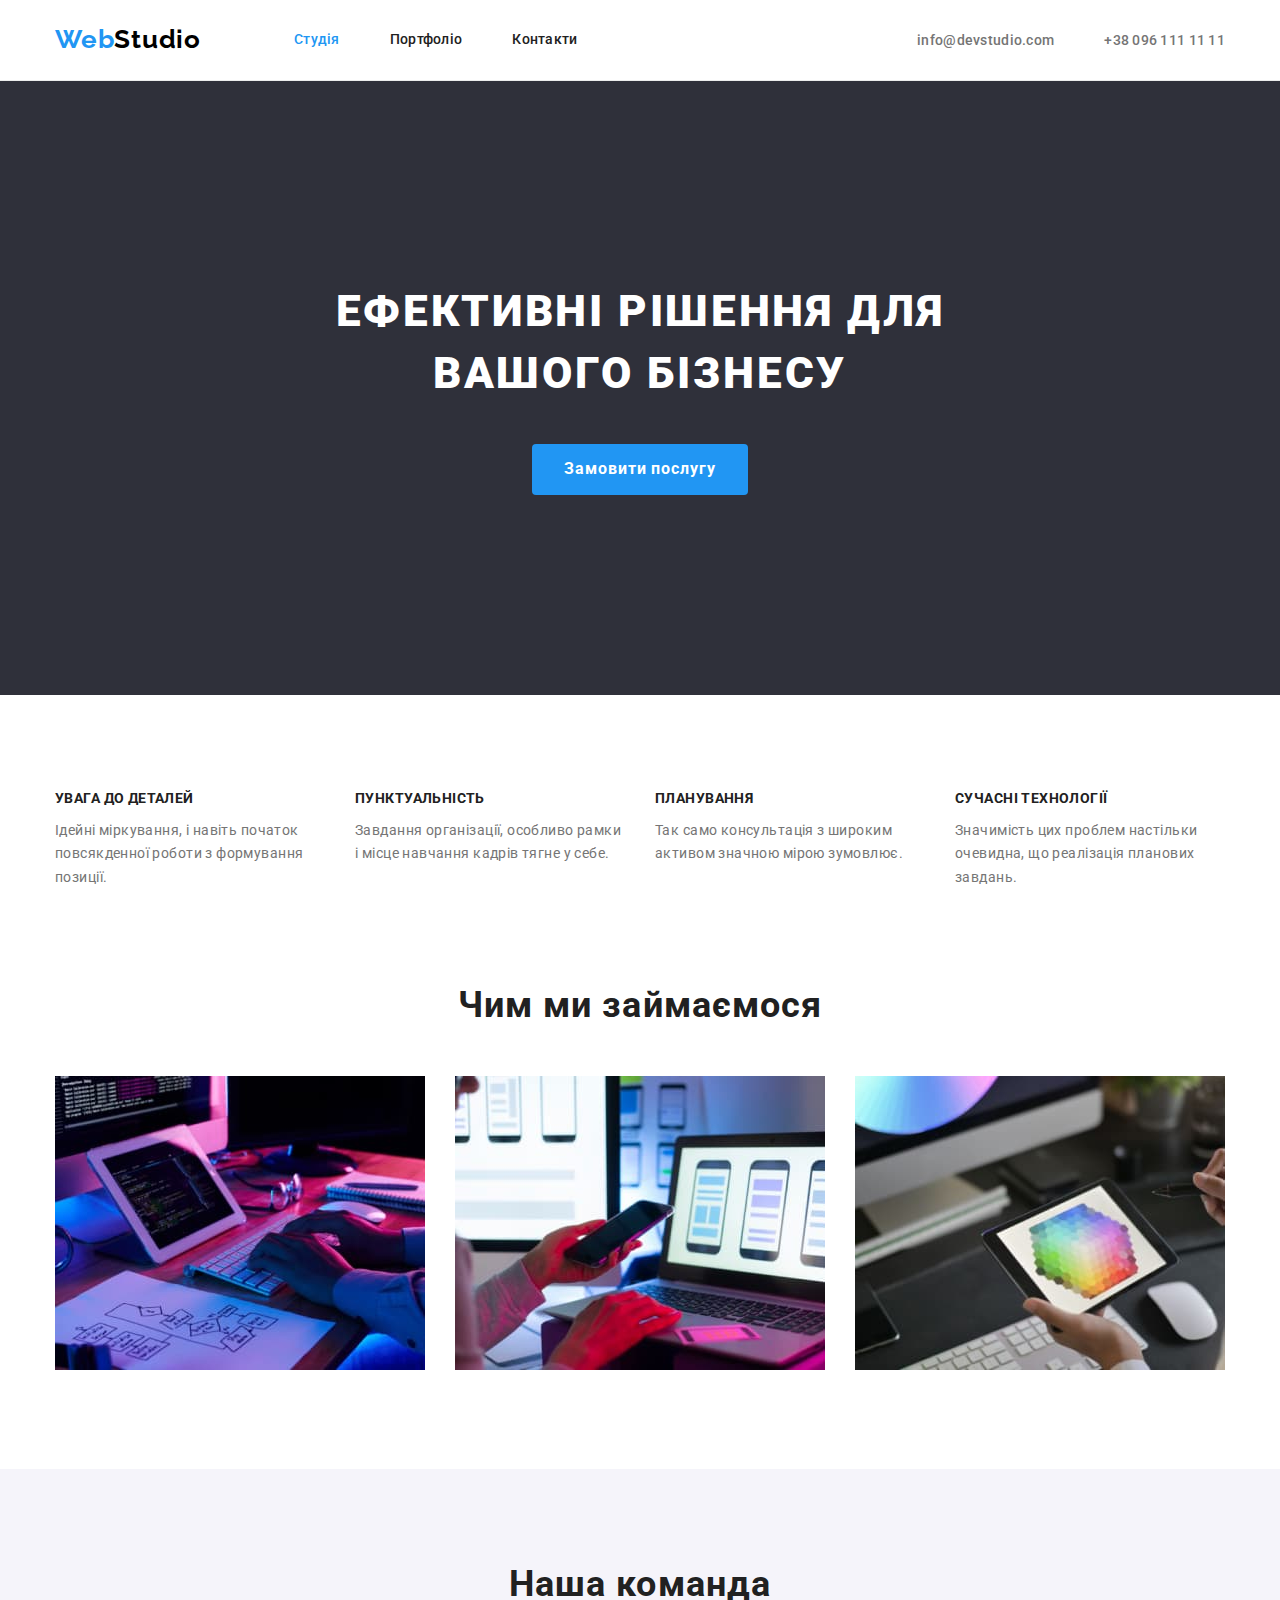
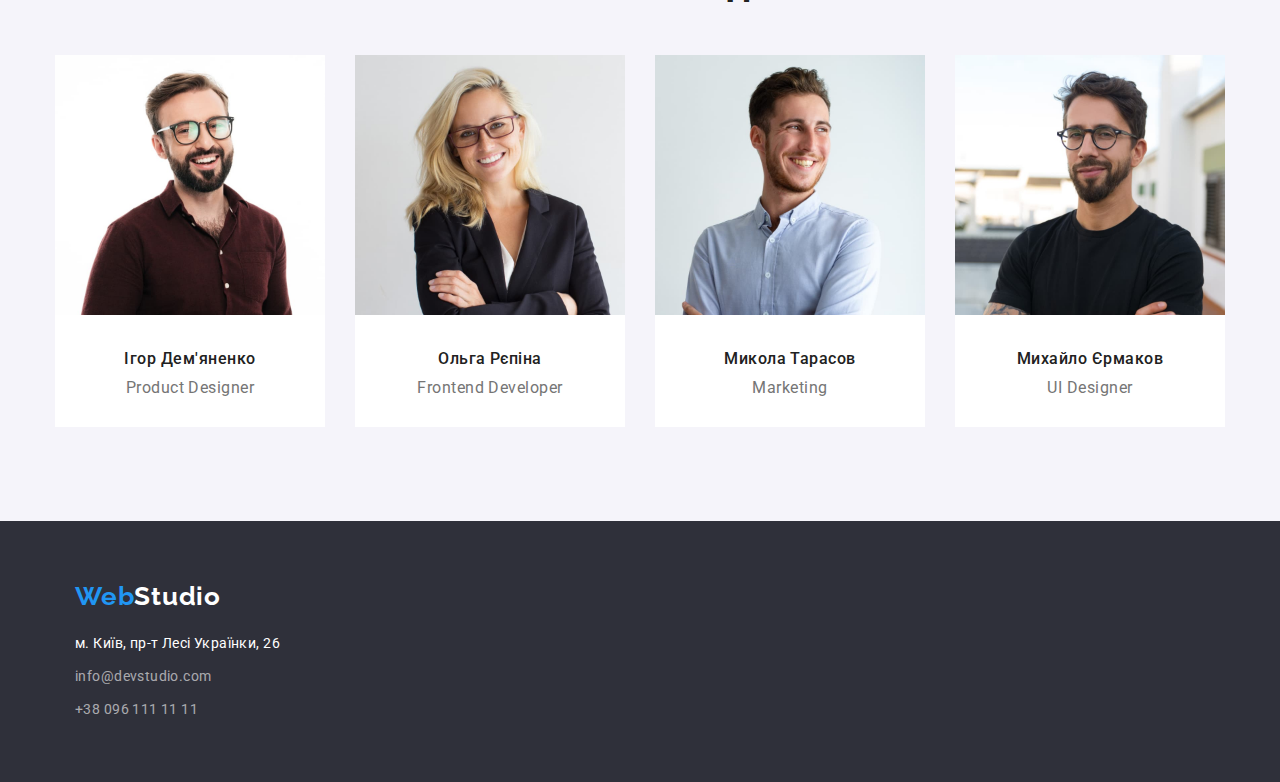
<file: index.html>
<!DOCTYPE html>
<html lang="uk">
  <head>
    <meta charset="UTF-8" />
    <meta http-equiv="X-UA-Compatible" content="IE=edge" />
    <meta name="viewport" content="width=device-width, initial-scale=1.0" />
    <title>Web Studio</title>
    <link rel="preconnect" href="https://fonts.googleapis.com" />
    <link rel="preconnect" href="https://fonts.gstatic.com" crossorigin />
    <link
      href="https://fonts.googleapis.com/css2?family=Raleway:wght@700&family=Roboto:wght@400;500;700;900&display=swap"
      rel="stylesheet"
    />
    <link
      href="https://cdnjs.cloudflare.com/ajax/libs/modern-normalize/1.1.0/modern-normalize.min.css"
      rel="stylesheet"
    />

    <link rel="stylesheet" href="./css/styles.css" />
  </head>
  <body>
    <!-- Шапка сайту -->
    <header class="page-header portfolio">
      <div class="container header">
        <nav class="nav-container">
          <!-- Посилання за текстом на головну сторінку -->

          <a href="./index.html" class="logo"
            >Web<span class="accent">Studio</span></a
          >

          <!-- Навігація сайтом -->

          <ul class="site-nav list">
            <li class="item">
              <a href="./index.html" class="link current">Студія</a>
            </li>
            <li class="item">
              <a href="./portfolio.html" class="link">Портфоліо</a>
            </li>
            <li class="item"><a href="" class="link">Контакти</a></li>
          </ul>
        </nav>
        <!-- Посилання на контакти -->

        <ul class="auth-nav list">
          <li class="item">
            <a href="mailto:info@devstudio.com" class="link"
              >info@devstudio.com</a
            >
          </li>

          <li class="item">
            <a href="tel:+380961111111" class="link">+38 096 111 11 11</a>
          </li>
        </ul>
      </div>
    </header>
    <main>
      <!-- Банер, фонове зображення, тимчасово стоїть картинкою -->
      <section class="hero">
        <!-- <img src="./images/bg.jpg" alt="банер" width="1600" height="600"> -->
        <h1 class="hero-title">Ефективні рішення для вашого бізнесу</h1>
        <button type="button" class="button-primary">Замовити послугу</button>
      </section>
      <!-- Особливості -->
      <section class="section">
        <div class="container">
          <!-- <div class="feature-container"> -->
          <h2 class="section-title visually-hidden">Особливості</h2>
          <ul class="feature-list list">
            <li class="item-feature">
              <h3 class="title">увага до деталей</h3>
              <p class="text">
                Ідейні міркування, і навіть початок повсякденної роботи з
                формування позиції.
              </p>
            </li>
            <li class="item-feature">
              <h3 class="title">пунктуальність</h3>
              <p class="text">
                Завдання організації, особливо рамки і місце навчання кадрів
                тягне у себе.
              </p>
            </li>
            <li class="item-feature">
              <h3 class="title">планування</h3>
              <p class="text">
                Так само консультація з широким активом значною мірою зумовлює.
              </p>
            </li>
            <li class="item-feature">
              <h3 class="title">сучасні технології</h3>
              <p class="text">
                Значимість цих проблем настільки очевидна, що реалізація
                планових завдань.
              </p>
            </li>
          </ul>
        </div>
      </section>
      <!-- Чим ми займаємося -->
      <section class="section non-padding">
        <div class="container">
          <!-- <div class="work-container"> -->
          <h2 class="section-title">Чим ми займаємося</h2>
          <ul class="work-list list">
            <li class="item-work">
              <img
                src="./images/studio/img1.jpg"
                alt="проектування процесу"
                width="370"
                height="294"
              />
            </li>
            <li class="item-work">
              <img
                src="./images/studio/img2.jpg"
                alt="адаптування сучасних технологій"
                width="370"
                height="294"
              />
            </li>
            <li class="item-work">
              <img
                src="./images/studio/img3.jpg"
                alt="тестування штучного інтелекту на сприйняття кольорів"
                width="370"
                height="294"
              />
            </li>
          </ul>
        </div>
      </section>
      <!-- Наша команда -->
      <section class="section team">
        <div class="container">
          <!-- <div class="team-container"> -->
          <h2 class="section-title">Наша команда</h2>
          <ul class="team-list list">
            <li class="item-team">
              <img
                src="./images/studio/igor.jpg"
                alt="світлина Ігоря"
                width="270"
                height="260"
              />
              <h3 class="title">Ігор Дем'яненко</h3>
              <p lang="en" class="text">Product Designer</p>
            </li>

            <li class="item-team">
              <img
                src="./images/studio/olga.jpg"
                alt="світлина Ольги"
                width="270"
                height="260"
              />
              <h3 class="title">Ольга Рєпіна</h3>
              <p lang="en" class="text">Frontend Developer</p>
            </li>

            <li class="item-team">
              <img
                src="./images/studio/mikola.jpg"
                alt="світлина Миколи"
                width="270"
                height="260"
              />
              <h3 class="title">Микола Тарасов</h3>
              <p lang="en" class="text">Marketing</p>
            </li>

            <li class="item-team">
              <img
                src="./images/studio/mihaylo.jpg"
                alt="світлина Михайла"
                width="270"
              />
              <h3 class="title">Михайло Єрмаков</h3>
              <p lang="en" class="text">UI Designer</p>
            </li>
          </ul>
        </div>
      </section>
    </main>
    <footer class="section basement">
      <div class="container">
        <!-- <div class="footer-container"> -->
        <!-- Посилання за текстом на головну сторінку -->
        <a href="./index.html" class="logo logo-footer"
          >Web<span class="accent-white">Studio</span>
        </a>
        <!-- Адреса компанії -->
        <address class="adress-box">
          <ul class="address-list list">
            <li>
              <a
                href="https://goo.gl/maps/CPtrU1FHBa2aNyZL9"
                target="_blank"
                rel="noopener noreferrer nofollow"
                class="basement-link"
              >
                м. Київ, пр-т Лесі Українки, 26
              </a>
            </li>

            <li class="item-footer">
              <a href="mailto:info@devstudio.com" class="contact-link"
                >info@devstudio.com</a
              >
            </li>

            <li class="item-footer">
              <a href="tel:+380961111111" class="contact-link"
                >+38 096 111 11 11</a
              >
            </li>
          </ul>
        </address>
      </div>
    </footer>
  </body>
</html>
</file>
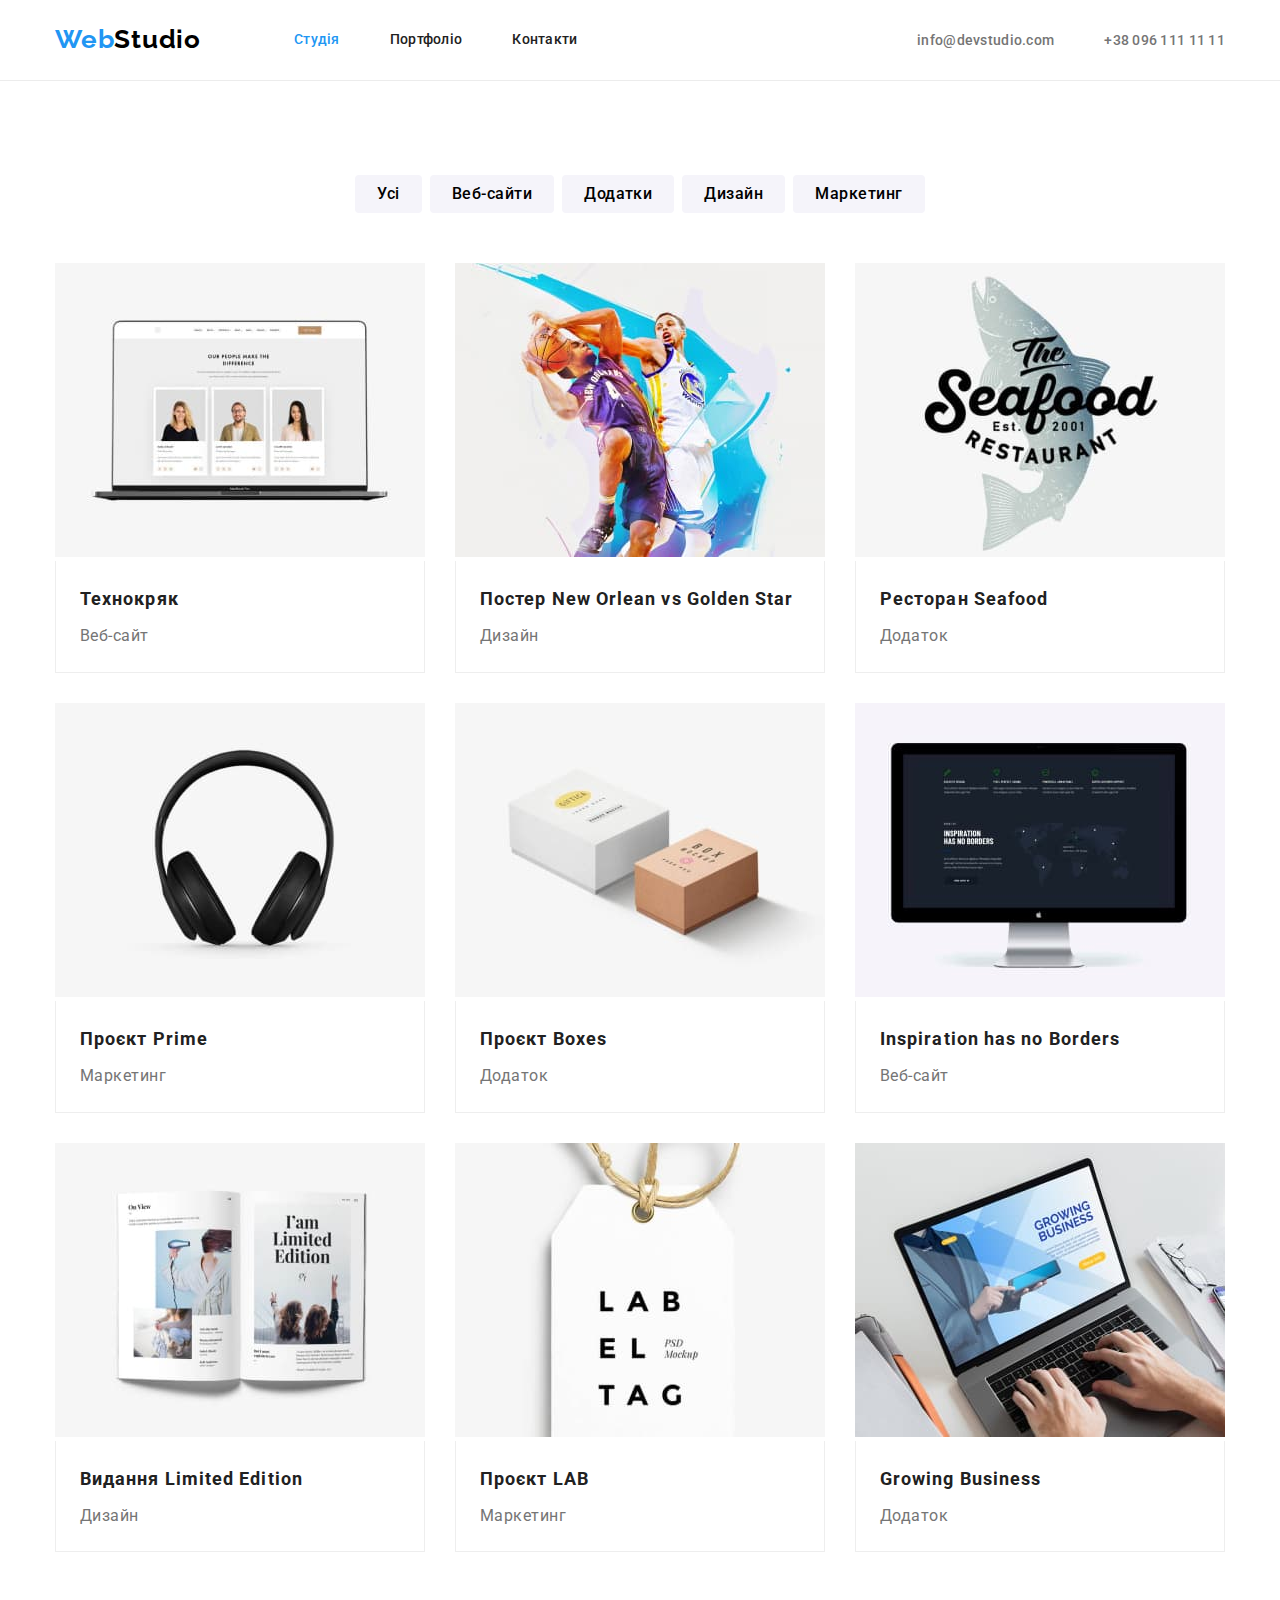
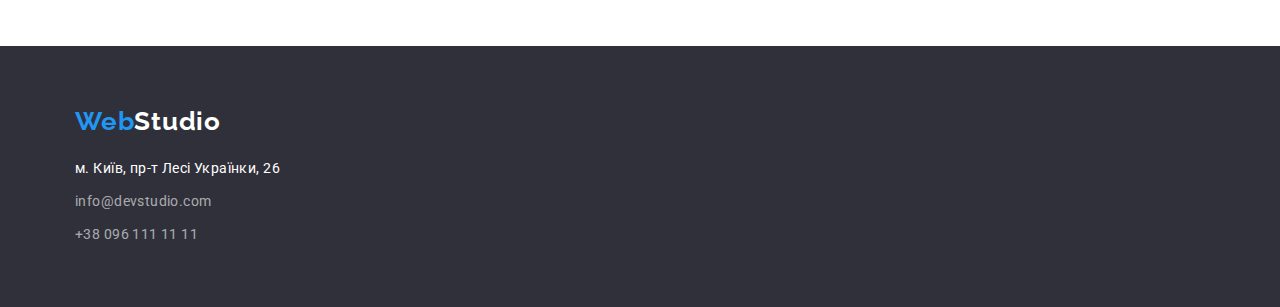
<file: portfolio.html>
<!DOCTYPE html>
<html lang="uk">
  <head>
    <meta charset="UTF-8" />
    <meta http-equiv="X-UA-Compatible" content="IE=edge" />
    <meta name="viewport" content="width=device-width, initial-scale=1.0" />
    <title>Web Studio</title>
    <link rel="preconnect" href="https://fonts.googleapis.com" />
    <link rel="preconnect" href="https://fonts.gstatic.com" crossorigin />
    <link
      href="https://fonts.googleapis.com/css2?family=Raleway:wght@700&family=Roboto:wght@400;500;700;900&display=swap"
      rel="stylesheet"
    />
    <link
      href="https://cdnjs.cloudflare.com/ajax/libs/modern-normalize/1.1.0/modern-normalize.min.css"
      rel="stylesheet"
    />
    <link rel="stylesheet" href="./css/styles.css" />
  </head>
  <body>
    <!-- Шапка сайту -->
    <header class="page-header portfolio">
      <div class="container header">
        <nav class="nav-container">
          <!-- Посилання за текстом на головну сторінку -->

          <a href="./index.html" class="logo"
            >Web<span class="accent">Studio</span></a
          >

          <!-- Навігація сайтом -->

          <ul class="site-nav list">
            <li class="item">
              <a href="./index.html" class="link current">Студія</a>
            </li>
            <li class="item">
              <a href="./portfolio.html" class="link">Портфоліо</a>
            </li>
            <li class="item"><a href="" class="link">Контакти</a></li>
          </ul>
        </nav>
        <!-- Посилання на контакти -->

        <ul class="auth-nav list">
          <li class="item">
            <a href="mailto:info@devstudio.com" class="link"
              >info@devstudio.com</a
            >
          </li>

          <li class="item">
            <a href="tel:+380961111111" class="link">+38 096 111 11 11</a>
          </li>
        </ul>
      </div>
    </header>
    <main>
      <!-- Портфоліо -->
      <section class="section">
        <div class="container">
        <h1 class="visually-hidden">портфоліо</h1>
        <ul class="filter-list list">
          <li class="item">
            <button type="button" class="button-second">Усі</button>
          </li>
          <li class="item">
            <button type="button" class="button-second">Веб-сайти</button>
          </li>
          <li class="item">
            <button type="button" class="button-second">Додатки</button>
          </li>
          <li class="item">
            <button type="button" class="button-second">Дизайн</button>
          </li>
          <li class="item">
            <button type="button" class="button-second">Маркетинг</button>
          </li>
        </ul>

        
        <ul class="project-list list">
          <li class="item">
            <a href="#" class="project-link">
              <img
                src="./images/portfolio/tehnokryk.jpg"
                alt="Сторінки веб-сайту Технокряк "
                width="370"
                height="294"
              />
              <div class="item-position">
                <h3 class="title">Технокряк</h3>
                <p class="text">Веб-сайт</p>
              </div>
            </a>
            
          </li>

          <li class="item">
            <a href="#" class="project-link">
              <img
                src="./images/portfolio/golden-star.jpg"
                alt="Дизайнерське оформлення постера спортсменів"
                width="370"
                height="294"
              />
              <div class="item-position">
                <h3 class="title">
                Постер <span lang="en">New Orlean vs Golden Star</span>
                </h3>
                <p class="text">Дизайн</p>
              </div>
            </a>
          </li>

          <li class="item">
            
            <a href="#" class="project-link">
              <img
                src="./images/portfolio/seafood.jpg"
                alt="Додаток до ресторану Seafood"
                width="370"
                height="294"
              />
              <div class="item-position">
                <h3 class="title">Ресторан <span lang="en">Seafood</span></h3>
                <p class="text">Додаток</p>
            </a>
              </div>
          </li>

          <li class="item">
            <a href="#" class="project-link">
              <img
                src="./images/portfolio/prime.jpg"
                alt="Маркетингове рішення до проекту Prime"
                width="370"
                height="294"
              />
              <div class="item-position">
                <h3 class="title">Проєкт <span lang="en">Prime</span></h3>
                <p class="text">Маркетинг</p>
              </div>
            </a>
          </li>

          <li class="item">
            <a href="#" class="project-link">
              <img
                src="./images/portfolio/boxes.jpg"
                alt="Додаток до проекту Boxes"
                width="370"
                height="294"
              />
              <div class="item-position">
                <h3 class="title">Проєкт <span lang="en">Boxes</span></h3>
                <p class="text">Додаток</p>
              </div>
            </a>
          </li>

          <li class="item">
            
            <a href="#" class="project-link">
              <img
                src="./images/portfolio/inspiration.jpg"
                alt="Сторінка веб-сайту Inspiration has no Borders"
                width="370"
                height="294"
              />
              <div class="item-position">
                <h3 class="title">
                <span lang="en">Inspiration has no Borders</span>
                </h3>
                <p class="text">Веб-сайт</p>
              </div>
            </a>
          </li>

          <li class="item">
            
            <a href="#" class="project-link">
              <img
                src="./images/portfolio/limited-edition.jpg"
                alt="Дизайнерське оформлення сторінки видання limited Edition"
                width="370"
                height="294"
              />
              <div class="item-position">
                <h3 class="title">
                Видання <span lang="en">Limited Edition</span>
                </h3>
                <p class="text">Дизайн</p>
              </div> 
            </a>
          </li>

          <li class="item">
            
            <a href="#" class="project-link">
              <img
                src="./images/portfolio/lab.jpg"
                alt="Маркетингове рішення до проекту LAB"
                width="370"
                height="294"
              />
              <div class="item-position">
                <h3 class="title">Проєкт LAB</h3>
                <p class="text">Маркетинг</p>
              </div>
            </a>        
          </li>

          <li class="item">
            
            <a href="#" class="project-link">
              <img
                src="./images/portfolio/growing-business.jpg"
                alt="Додаток Growing Business"
                width="370"
                height="294"
              />
              <div class="item-position">
                <h3 class="title"><span lang="en">Growing Business</span></h3>
                <p class="text">Додаток</p>
              </div>
            </a>
          </li>
        </ul>
      </section>
    </div>
    </main>
    <footer class="section basement">
      <div class="container">
      <!-- <div class="footer-container"> -->
        <!-- Посилання за текстом на головну сторінку -->
        <a href="./index.html" class="logo logo-footer"
          >Web<span class="accent-white">Studio</span>
        </a>
        <!-- Адреса компанії -->
        <address class="adress-box">
          <ul class="address-list list">
            <li>
              <a
                href="https://goo.gl/maps/CPtrU1FHBa2aNyZL9"
                target="_blank"
                rel="noopener noreferrer nofollow"
                class="basement-link"
              >
                м. Київ, пр-т Лесі Українки, 26
              </a>
            </li>

            <li class="item-footer">
              <a href="mailto:info@devstudio.com" class="contact-link"
                >info@devstudio.com</a
              >
            </li>

            <li class="item-footer">
              <a href="tel:+380961111111" class="contact-link"
                >+38 096 111 11 11</a
              >
            </li>
          </ul>
        </address>
      </div>
    </footer>
  </body>
</html>
</file>
<file: css/styles.css>
/* Колір основного тексту сірий #757575; */
/* Вторинний колір тексту графіт #212121; */
/* білий фон #FFFFFF */
/* акцент блакитний #2196F3 */
/* акцент чорний у логотипі #000000 */
/* акцент білий,контакти у футорі прозорість 60% rgba(255, 255, 255, 0.6) */
/* Вторинний колір фону #2F303A; */
/* Колір первінной кнопки #188CE8 */
/* Колір вторинних кнопок #F5F4FA*/

/* Встановлюємо змінні для палітри кольорів у корінь :root */
:root {
  --primary-text-color: #757575;
  --primary-white-color: #ffffff;
  --second-background-color: #2f303a;
  --title-text-color: #212121;
  --accent-text-color: #2196f3;
  --accent-contact-color: rgba(255, 255, 255, 0.6);
  --accent-logo-header-color: #000000;
  --primary-button-color: #2196f3;
  --accent-primary-button-color: #188ce8;
  --accent-second-button-color: #2196f3;
  --second-button-color: #f5f4fa;
}

/* Зняття зовнішнього відступу між елементами успадковані від браузера */
h1,
h2,
h3,
h4,
h5,
h6,
p,
ul {
  margin: 0;
}

ul {
  padding-left: 0;
}

.list {
  list-style: none;
}

/* Відступи між секціями */

.section {
  padding-top: 94px;
  padding-bottom: 94px;
}

/* Загальний контейнер контенту */
.container {
  max-width: 1200px;
  margin: 0 auto;
  padding: 0px 15px;
 
}

/* Встановлюємо основний фон та основний колір тексту документу */
body {
  background-color: var(--primary-white-color);
  color: var(--primary-text-color);
  font-family: "Roboto", sans-serif;
}

/* header */
/* Центруємо та вирівнюємо всі елементи меню по горізонтальній осі.
  Вкладеність флекс-контейнерів */
.header {
  display: flex;
  /* align-items: center; */
  justify-content: space-between;
}

.nav-container {
  display: flex;
}
.auth-nav {
  display: flex;
}
.logo {
  display: inline-block;
  padding-top: 24px;
  padding-bottom: 25px;
  margin-right: 93px;

  color: var(--accent-text-color);

  font-family: "Raleway", sans-serif;
  font-weight: 700;
  font-size: 26px;
  line-height: 1.19;
  letter-spacing: 0.03em;
  text-decoration: none;
}
.logo-footer {
  padding-top: 0;
  padding-bottom: 0;
  margin-right: 0;
}
.accent {
  color: var(--accent-logo-header-color);
}

.site-nav {
  display: flex;
}

/* Очищення крайньої геометрії, різні варіанти */

.site-nav .item + .item {
  margin-left: 50px;
}

.site-nav .link {
  /* Змінюємо рядковий елемент на блоковий та padding 
  розширюємо область ховера */
  display: block;
  padding-top: 32px;
  padding-bottom: 32px;

  color: var(--title-text-color);

  font-weight: 500;
  font-size: 14px;
  line-height: 1.14;
  letter-spacing: 0.02em;
  text-decoration: none;
}
.site-nav .link:hover,
.site-nav .link:focus {
  color: var(--accent-text-color);
}
.site-nav .link.current {
  color: var(--accent-text-color);
}

.auth-nav .item + .item {
  margin-left: 50px;
}
.auth-nav .link {
  display: block;
  padding-top: 32px;
  padding-bottom: 32px;

  color: var(--primary-text-color);

  font-weight: 500;
  font-size: 14px;
  line-height: 1, 14;
  letter-spacing: 0.02em;
  text-decoration: none;
}
.auth-nav .link:hover,
.auth-nav .link:focus {
  color: var(--accent-text-color);
}

/* Секция герой, hero */
.hero {
  text-align: center;
  padding-top: 200px;
  padding-bottom: 200px;
  background-color: var(--second-background-color);
}
.hero-title {
  text-align: center;
  margin: 0 auto;
  max-width: 696px;
  color: var(--primary-white-color);

  font-weight: 900;
  font-size: 44px;
  line-height: 1.4;
  text-align: center;
  letter-spacing: 0.06em;
  text-transform: uppercase;
}
.button-primary {
  border-radius: 4px;
  padding: 10px 32px;
  min-width: 216px;
  border: 0px solid transparent;
  margin-top: 40px;

  color: var(--primary-white-color);
  background-color: var(--primary-button-color);
  cursor: pointer;

  font-family: "Roboto", sans-serif;
  font-weight: 700;
  font-size: 16px;
  line-height: 1.9;
  letter-spacing: 0.06em;
}
.button-primary:hover,
.button-primary:focus {
  background-color: var(--accent-primary-button-color);
}

/* Секція особливості, section */
.section-title {
  color: var(--title-text-color);

  font-size: 36px;
  line-height: 1.17;
  text-align: center;
  letter-spacing: 0.03em;
}

/* feature list */
.feature-list {
  display: flex;
  flex-wrap: wrap;
  margin-right: -30px;
}

.item-feature {
  flex-basis: calc(100% / 4 - 30px);
  margin-right: 30px;
}

.feature-list .title {
  color: var(--title-text-color);

  font-size: 14px;
  line-height: 1.42;
  letter-spacing: 0.03em;
  text-transform: uppercase;

}

.feature-list .text {
  margin-top: 10px;

  font-size: 14px;  
  line-height: 1.71;
  letter-spacing: 0.03em;
}

/*Чим ми займаємося, work*/

.non-padding {
  padding-top: 0;
}
.work-list {
  display: flex;
  flex-wrap: wrap;
  margin-right: -30px;
  margin-top: 50px;
}

.item-work {
  flex-basis: calc(100% / 3 - 30px);
  margin-right: 30px;
}

/* Наша команда, section team  */
.team {
  background-color: #f5f4fa;
}

.team-list .title {
  padding-top: 30px;
  color: var(--title-text-color);

  font-weight: 500;
  font-size: 16px;
  line-height: 1.19;
  text-align: center;
  letter-spacing: 0.03em;
}
.team-list {
  display: flex;
  flex-wrap: wrap;
  margin-right: -30px;
  margin-top: 50px;
}

.item-team {
  flex-basis: calc(100% / 4 - 30px);
  margin-right: 30px;
  background-color: #ffffff;
}

.team-list .text {
  margin-top: 10px;
  padding-bottom: 30px;
  font-size: 16px;
  line-height: 1.19;
  text-align: center;
  letter-spacing: 0.03em;
}

/* footer */
/* Блокова модель footer */
/* section */
.basement {
  padding: 60px;
  background-color: var(--second-background-color);
}

.adress-box {
  display: block;
  margin-top: 20px;
}

.accent-white {
  color: var(--primary-white-color);
}

.basement-link {
  color: var(--primary-white-color);

  font-style: normal;
  font-size: 14px;
  line-height: 1.71;
  letter-spacing: 0.03em;
  text-decoration: none;
}

.item-footer {
  margin-top: 9px;
}

.contact-link {
  display: inline-block;
  color: var(--accent-contact-color);

  font-style: normal;
  font-size: 14px;
  line-height: 1.71;
  letter-spacing: 0.03em;
  text-decoration: none;
  
}
.basement-link:hover,
.basement-link:focus,
.contact-link:hover,
.contact-link:focus {
  color: var(--accent-text-color);
}

/* portfolio */
/* section project portfolio */

/* Шапка сайту. Page-header portfolio */
.portfolio {
  border-bottom-width: 1px;
  border-bottom-style: solid;
  border-bottom-color: #ececec;
}

.filter-list {
  display: flex;
  justify-content: center;
  margin-bottom: 50px;
  gap: 8px;
}

/* Флекс-сітка */
.project-list .item {
  flex-basis: calc(100% / 3 - 30px);
  margin: 15px;
  /* border: 1px solid blue; */
}

.button-second {
  border-radius: 4px;
  border: 0px solid transparent;
  padding: 6px 22px;

  background-color: var(--second-button-color);
  font-family: "Roboto", sans-serif;
  font-weight: 500;
  font-size: 16px;
  line-height: 1.62;
  text-align: center;
  letter-spacing: 0.03em;

  cursor: pointer;
}
.button-second:hover,
.button-second:focus {
  background-color: var(--accent-second-button-color);
  color: var(--primary-white-color);
}

.project-list {
  display: flex;
  flex-wrap: wrap;
  margin: -15px;
  
}

.project-list .title {
  margin-bottom: 4px;
  color: var(--title-text-color);
  text-decoration: none;

  font-size: 18px;
  line-height: 2;
  letter-spacing: 0.06em;
}
.project-list .text {
  /* margin: 0 24px 20px 24px; */
  font-size: 16px;
  line-height: 1.9;
  letter-spacing: 0.03em;
  color: var(--primary-text-color);
}

.item-position {
  padding: 20px 24px;
  border: 1px solid #eeeeee;
  border-top: none;
}
.visually-hidden {
  position: absolute;
  white-space: nowrap;
  width: 1px;
  height: 1px;
  overflow: hidden;
  border: 0;
  padding: 0;
  clip: rect(0 0 0 0);
  clip-path: inset(50%);
  margin: -1px;
}
.project-link {
  text-decoration: none;
}
</file>
